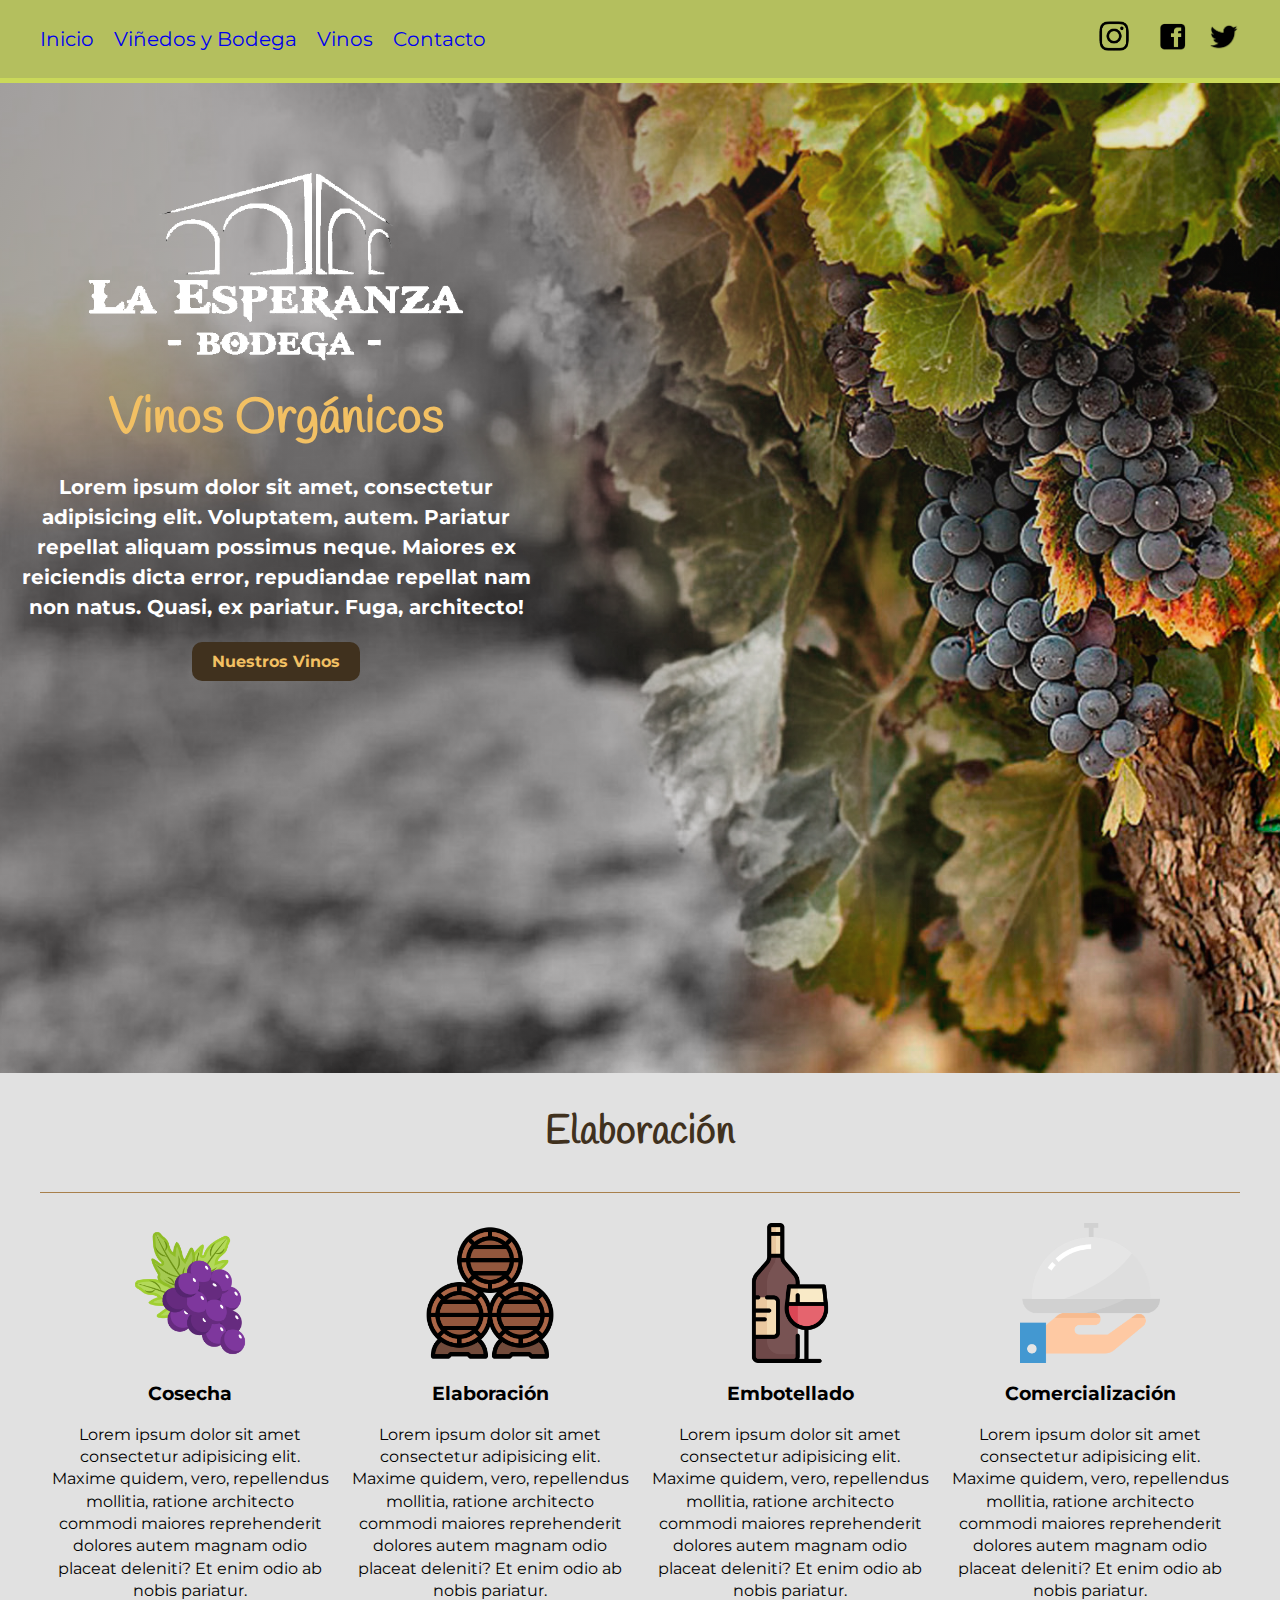
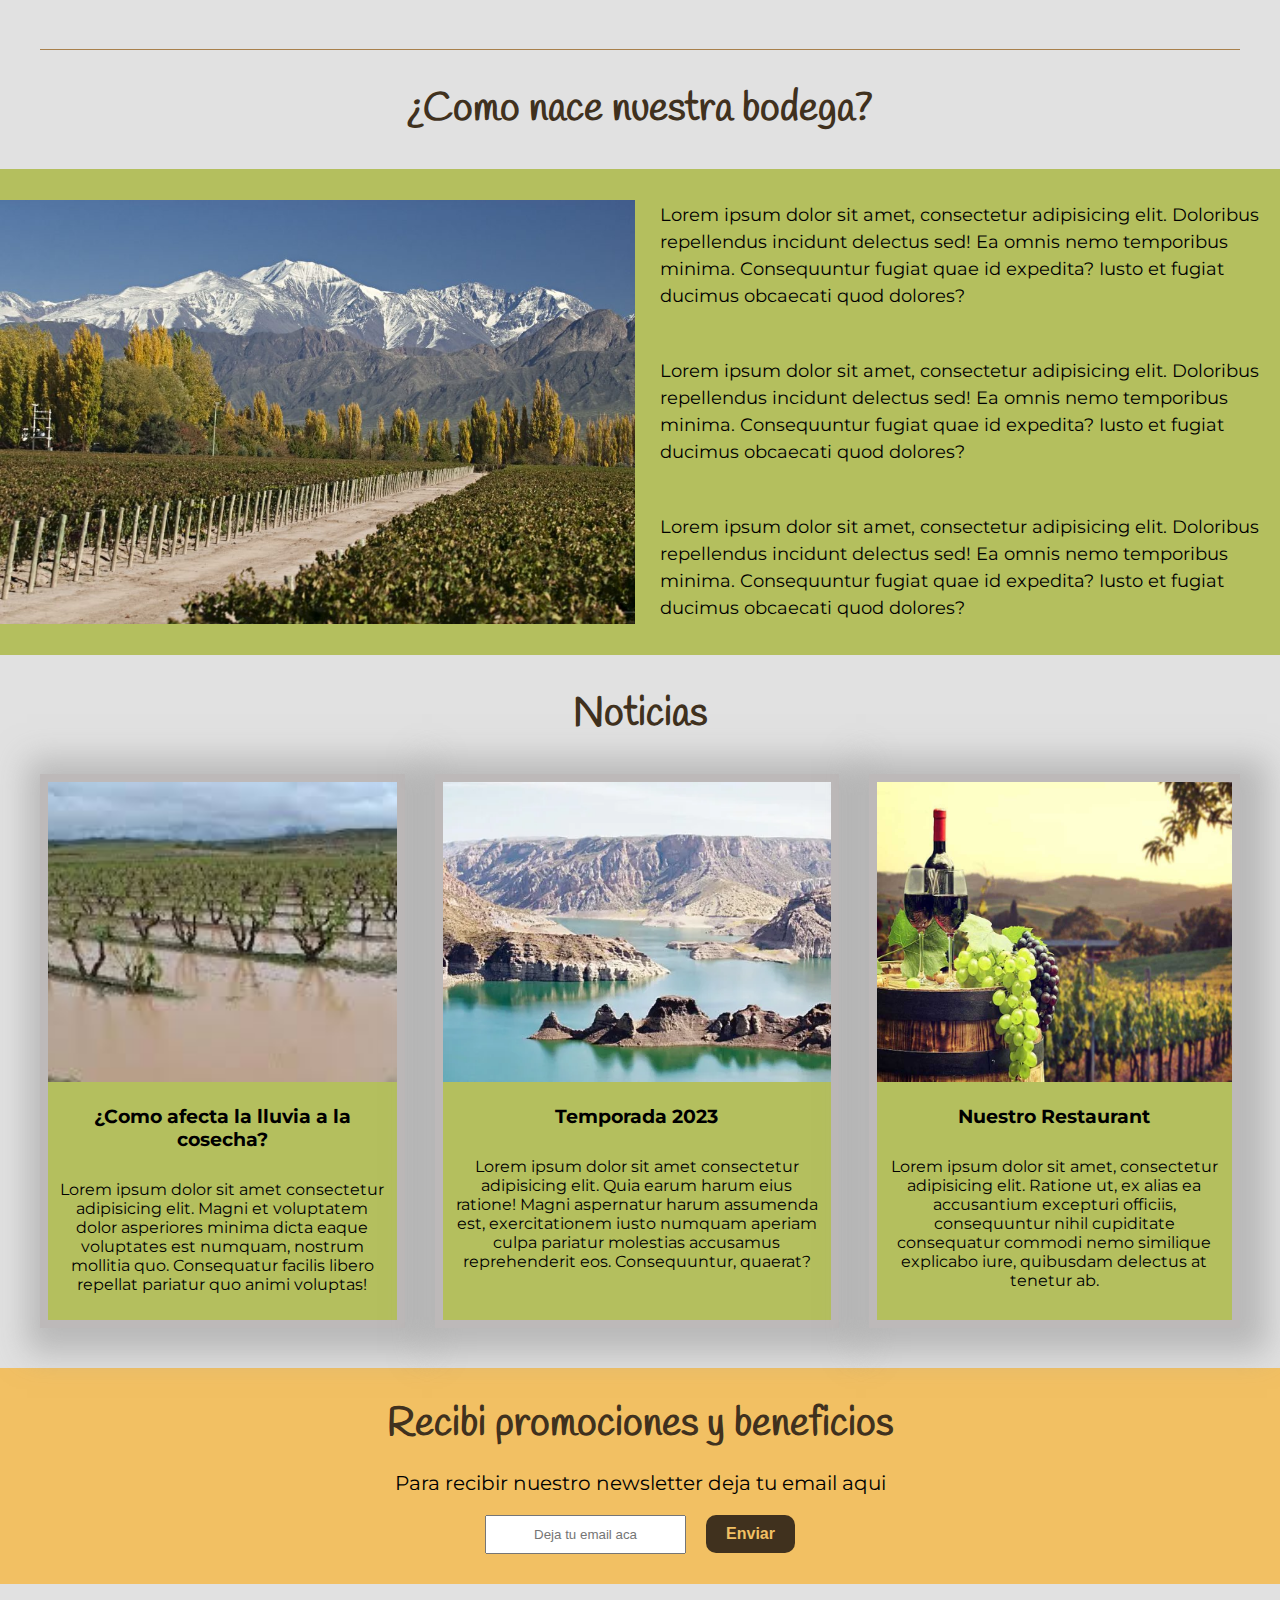
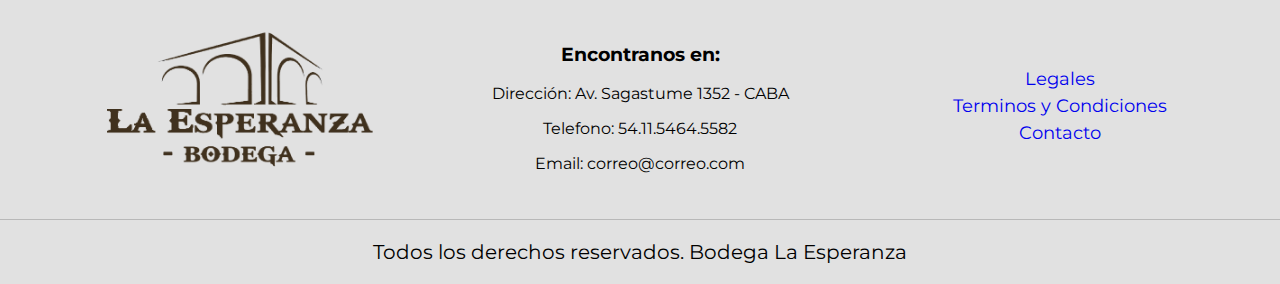
<file: index.html>
<!DOCTYPE html>
<html lang="en">

<head>
    <meta charset="UTF-8">
    <meta http-equiv="X-UA-Compatible" content="IE=edge">
    <meta name="viewport" content="width=device-width, initial-scale=1.0">
    <title>BodegaEsperanza</title>
    <link rel="stylesheet" href="css/style.css">
</head>

<body>
    <header class="header">
        <div class="barra contenedor">
            <nav class="barra__navegacion">
                <ul class="barra__navegacion--menu">
                    <li><a href="./index.html">Inicio</a></li>
                    <li><a href="./pages/vinedos.html">Viñedos y Bodega</a></li>
                    <li><a href="./pages/vinos.html">Vinos</a></li>
                    <li><a href="./pages/contacto.html">Contacto</a></li>
                </ul>
            </nav>

            <div class="barra__sociales">
                <ul class="barra__sociales--menu">
                    <li><a href="https://www.instagram.com" target="_blank"><img src="./assets/instagram.png"
                                class="barra__sociales-imagen sociales-1" alt="logo instagram"></a></li>
                    <li><a href="https://www.facebook.com" target="_blank"><img src="./assets/facebook.png"
                                class="barra__sociales-imagen" alt="logo facebook"></a></li>
                    <li><a href="https://www.twitter.com" target="_blank"><img src="./assets/twitter.png"
                                class="barra__sociales-imagen" alt="logo twitter"></a></li>
                </ul>
            </div>
        </div>
    </header>

    <section class="hero">
        <div class="hero__contenedor">
            <img src="./assets/logo_esperanza_sin_fondo3.png" alt="logo bodega">
            <h1 class="hero__titulo">Vinos Orgánicos</h1>
            <p>Lorem ipsum dolor sit amet, consectetur adipisicing elit. Voluptatem, autem. Pariatur repellat aliquam
                possimus neque. Maiores ex reiciendis dicta error, repudiandae repellat nam non natus. Quasi, ex
                pariatur. Fuga, architecto!</p>
            <a class="hero__boton btn" href="./pages/vinos.html">Nuestros Vinos</a>
        </div>
    </section>

    <div class="hero__imagen"></div>

    <section class="elaboracion contenedor">
        <h2 class="elaboracion__titulo">Elaboración</h2>
        <div class="elaboracion__contenedor">
            <div class="card__contenedor">
                <img class="card__imagen" src="./assets/uvas.png" alt="imagen uvas">
                <h3>Cosecha</h3>
                <p>Lorem ipsum dolor sit amet consectetur adipisicing elit. Maxime quidem, vero, repellendus mollitia,
                    ratione architecto commodi maiores reprehenderit dolores autem magnam odio placeat deleniti? Et enim
                    odio ab nobis pariatur.</p>
            </div>
            <div class="card__contenedor">
                <img class="card__imagen" src="./assets/almacenamiento-de-vino.png" alt="imagen elaboración">
                <h3>Elaboración</h3>
                <p>Lorem ipsum dolor sit amet consectetur adipisicing elit. Maxime quidem, vero, repellendus mollitia,
                    ratione architecto commodi maiores reprehenderit dolores autem magnam odio placeat deleniti? Et enim
                    odio ab nobis pariatur.</p>
            </div>
            <div class="card__contenedor">
                <img class="card__imagen" src="./assets/vino.png" alt="imagen embotellado">
                <h3>Embotellado</h3>
                <p>Lorem ipsum dolor sit amet consectetur adipisicing elit. Maxime quidem, vero, repellendus mollitia,
                    ratione architecto commodi maiores reprehenderit dolores autem magnam odio placeat deleniti? Et enim
                    odio ab nobis pariatur.</p>
            </div>
            <div class="card__contenedor">
                <img class="card__imagen" src="./assets/comida.png" alt="imagen Comercialización">
                <h3>Comercialización</h3>
                <p>Lorem ipsum dolor sit amet consectetur adipisicing elit. Maxime quidem, vero, repellendus mollitia,
                    ratione architecto commodi maiores reprehenderit dolores autem magnam odio placeat deleniti? Et enim
                    odio ab nobis pariatur.</p>
            </div>
        </div>
    </section>

    <section class="origenes">
        <div>
            <h2 class="origenes__titulo">¿Como nace nuestra bodega?</h2>
            <div class="origenes__contenedor">
                <img class="origenes__imagenes" src="./assets/fotos_inicio2.jpg" alt="imagen 2">
                <div class="orgigenes__parrafos">
                    <p class="origenes__parrafo">Lorem ipsum dolor sit amet, consectetur adipisicing elit. Doloribus
                        repellendus incidunt delectus
                        sed! Ea omnis nemo temporibus minima. Consequuntur fugiat quae id expedita? Iusto et fugiat
                        ducimus obcaecati quod dolores?</p>
                    <p class="origenes__parrafo">Lorem ipsum dolor sit amet, consectetur adipisicing elit. Doloribus
                        repellendus incidunt delectus
                        sed! Ea omnis nemo temporibus minima. Consequuntur fugiat quae id expedita? Iusto et fugiat
                        ducimus obcaecati quod dolores?</p>
                    <p class="origenes__parrafo">Lorem ipsum dolor sit amet, consectetur adipisicing elit. Doloribus
                        repellendus incidunt delectus
                        sed! Ea omnis nemo temporibus minima. Consequuntur fugiat quae id expedita? Iusto et fugiat
                        ducimus obcaecati quod dolores?</p>
                </div>
            </div>
        </div>
    </section>

    <main class="noticias contenedor">
        <div class="noticias__contenedor">
            <h2>Noticias</h2>
            <section class="noticias__contenido">
                
                <article class="noticias__noticia">
                    <img src="./assets/images-lluvias.jpg" alt="Noticia 1">
                    <h3>¿Como afecta la lluvia a la cosecha?</h3>
                    <p>Lorem ipsum dolor sit amet consectetur adipisicing elit. Magni et voluptatem dolor asperiores
                        minima
                        dicta eaque voluptates est numquam, nostrum mollitia quo. Consequatur facilis libero repellat
                        pariatur quo animi voluptas!</p>
                </article>
                
                <article class="noticias__noticia">
                    <img src="./assets/turismo.webp" alt="Noticia 2">
                    <h3>Temporada 2023</h3>
                    <p>Lorem ipsum dolor sit amet consectetur adipisicing elit. Quia earum harum eius ratione! Magni
                        aspernatur harum assumenda est, exercitationem iusto numquam aperiam culpa pariatur molestias
                        accusamus reprehenderit eos. Consequuntur, quaerat?</p>
                </article>
                
                <article class="noticias__noticia">
                    <img src="./assets/retaurant.jpg" alt="Noticia 3">
                    <h3>Nuestro Restaurant</h3>
                    <p>Lorem ipsum dolor sit amet, consectetur adipisicing elit. Ratione ut, ex alias ea accusantium
                        excepturi officiis, consequuntur nihil cupiditate consequatur commodi nemo similique explicabo
                        iure,
                        quibusdam delectus at tenetur ab.</p>
                </article>

            </section>
        </div>
    </main>

    <section class="newsletter">
        <h2>Recibi promociones y beneficios</h2>
        <p>Para recibir nuestro newsletter deja tu email aqui</p>
        <div class="newslleter__contenedor">
            <input type="email" placeholder="Deja tu email aca">
            <button type=""submit class="btn">Enviar</button>
        </div>
    </section>


    <footer class="footer">
        <div class="footer__contenedor contenedor">
            <div class="footer__contenido">
                <img src="./assets/logo_esperanza_sin_fondo2.png" class="footer__img" alt="lobo bodega">
            </div>
            <div class="footer__contenido">
                <h3>Encontranos en:</h3>
                <p>Dirección: Av. Sagastume 1352 - CABA</p>
                <p>Telefono: 54.11.5464.5582</p>
                <p>Email: correo@correo.com</p>
            </div>
            <div class="footer__contenido legales">
                <ul>
                    <li><a href="#">Legales</a></li>
                    <li><a href="#">Terminos y Condiciones</a></li>
                    <li><a href="./pages/contacto.html">Contacto</a></li>
                </ul>
            </div>
        </div>

        <p class="footer__copyright">Todos los derechos reservados. Bodega La Esperanza</p>
    </footer>


</body>

</html>
</file>
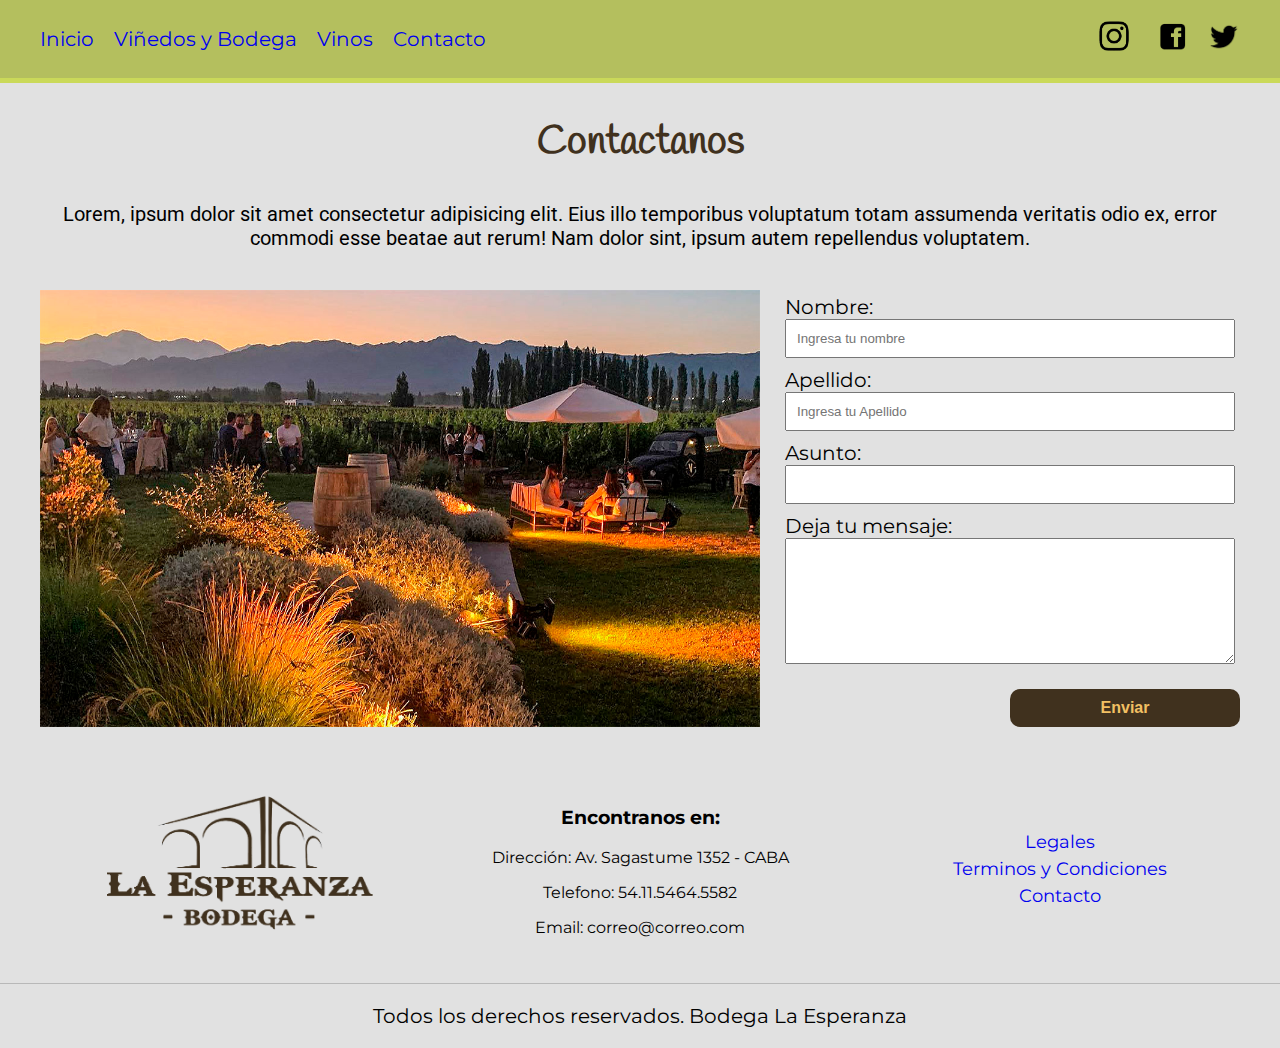
<file: pages/contacto.html>
<!DOCTYPE html>
<html lang="en">

<head>
    <meta charset="UTF-8">
    <meta http-equiv="X-UA-Compatible" content="IE=edge">
    <meta name="viewport" content="width=device-width, initial-scale=1.0">
    <title>BodegaEsperanza</title>
    <link rel="stylesheet" href="../css/style.css">
</head>

<body>
    <header class="header">
        <div class="barra contenedor">
            <nav class="barra__navegacion">
                <ul class="barra__navegacion--menu">
                    <li><a href="../index.html">Inicio</a></li>
                    <li><a href="./vinedos.html">Viñedos y Bodega</a></li>
                    <li><a href="./vinos.html">Vinos</a></li>
                    <li><a href="./contacto.html">Contacto</a></li>
                </ul>
            </nav>

            <div class="barra__sociales">
                <ul class="barra__sociales--menu">
                    <li><a href="https://www.instagram.com" target="_blank"><img src="../assets/instagram.png"
                                class="barra__sociales-imagen sociales-1" alt="logo instagram"></a></li>
                    <li><a href="https://www.facebook.com" target="_blank"><img src="../assets/facebook.png"
                                class="barra__sociales-imagen" alt="logo facebook"></a></li>
                    <li><a href="https://www.twitter.com" target="_blank"><img src="../assets/twitter.png"
                                class="barra__sociales-imagen" alt="logo twitter"></a></li>
                </ul>
            </div>
        </div>
    </header>

    <main class="contenedor">
        <div class="descripcion">
            <h2>Contactanos</h2>
            <p>Lorem, ipsum dolor sit amet consectetur adipisicing elit. Eius illo temporibus voluptatum totam assumenda veritatis odio ex, error commodi esse beatae aut rerum! Nam dolor sint, ipsum autem repellendus voluptatem.</p>
        </div>

        <section class="formulario">
            <img src="../assets/foto_contacto.jpg" alt="foto contacto">
           
            <form action="" class="form">

                <div class="form__contenido">
                    <label for="name">Nombre: </label>
                    <input type="text" name="name" placeholder="Ingresa tu nombre" required>
                </div>

                <div class="form__contenido">
                    <label for="apellido">Apellido: </label>
                    <input type="text" name="apellido" placeholder="Ingresa tu Apellido" required>
                </div>

                <div class="form__contenido">
                    <label for="asunto">Asunto: </label>
                    <input type="text" name="asunto">
                </div>

                <div class="form__contenido">
                    <label for="mensaje">Deja tu mensaje: </label>
                    <textarea name="mensaje" id="" cols="30" rows="8"></textarea>
                </div>
                <button type="submit" class="btn">Enviar</button>
            </form>
        </section>
    </main>

    <footer class="footer">
        <div class="footer__contenedor contenedor">
            <div class="footer__contenido">
                <img src="../assets/logo_esperanza_sin_fondo2.png" alt="lobo bodega">
            </div>
            <div class="footer__contenido">
                <h3>Encontranos en:</h3>
                <p>Dirección: Av. Sagastume 1352 - CABA</p>
                <p>Telefono: 54.11.5464.5582</p>
                <p>Email: correo@correo.com</p>
            </div>
            <div class="footer__contenido">
                <ul>
                    <li><a href="#">Legales</a></li>
                    <li><a href="#">Terminos y Condiciones</a></li>
                    <li><a href="./contacto.html">Contacto</a></li>
                </ul>
            </div>
        </div>

        <p class="footer__copyright">Todos los derechos reservados. Bodega La Esperanza</p>
    </footer>
    </body>
    </html>
</file>
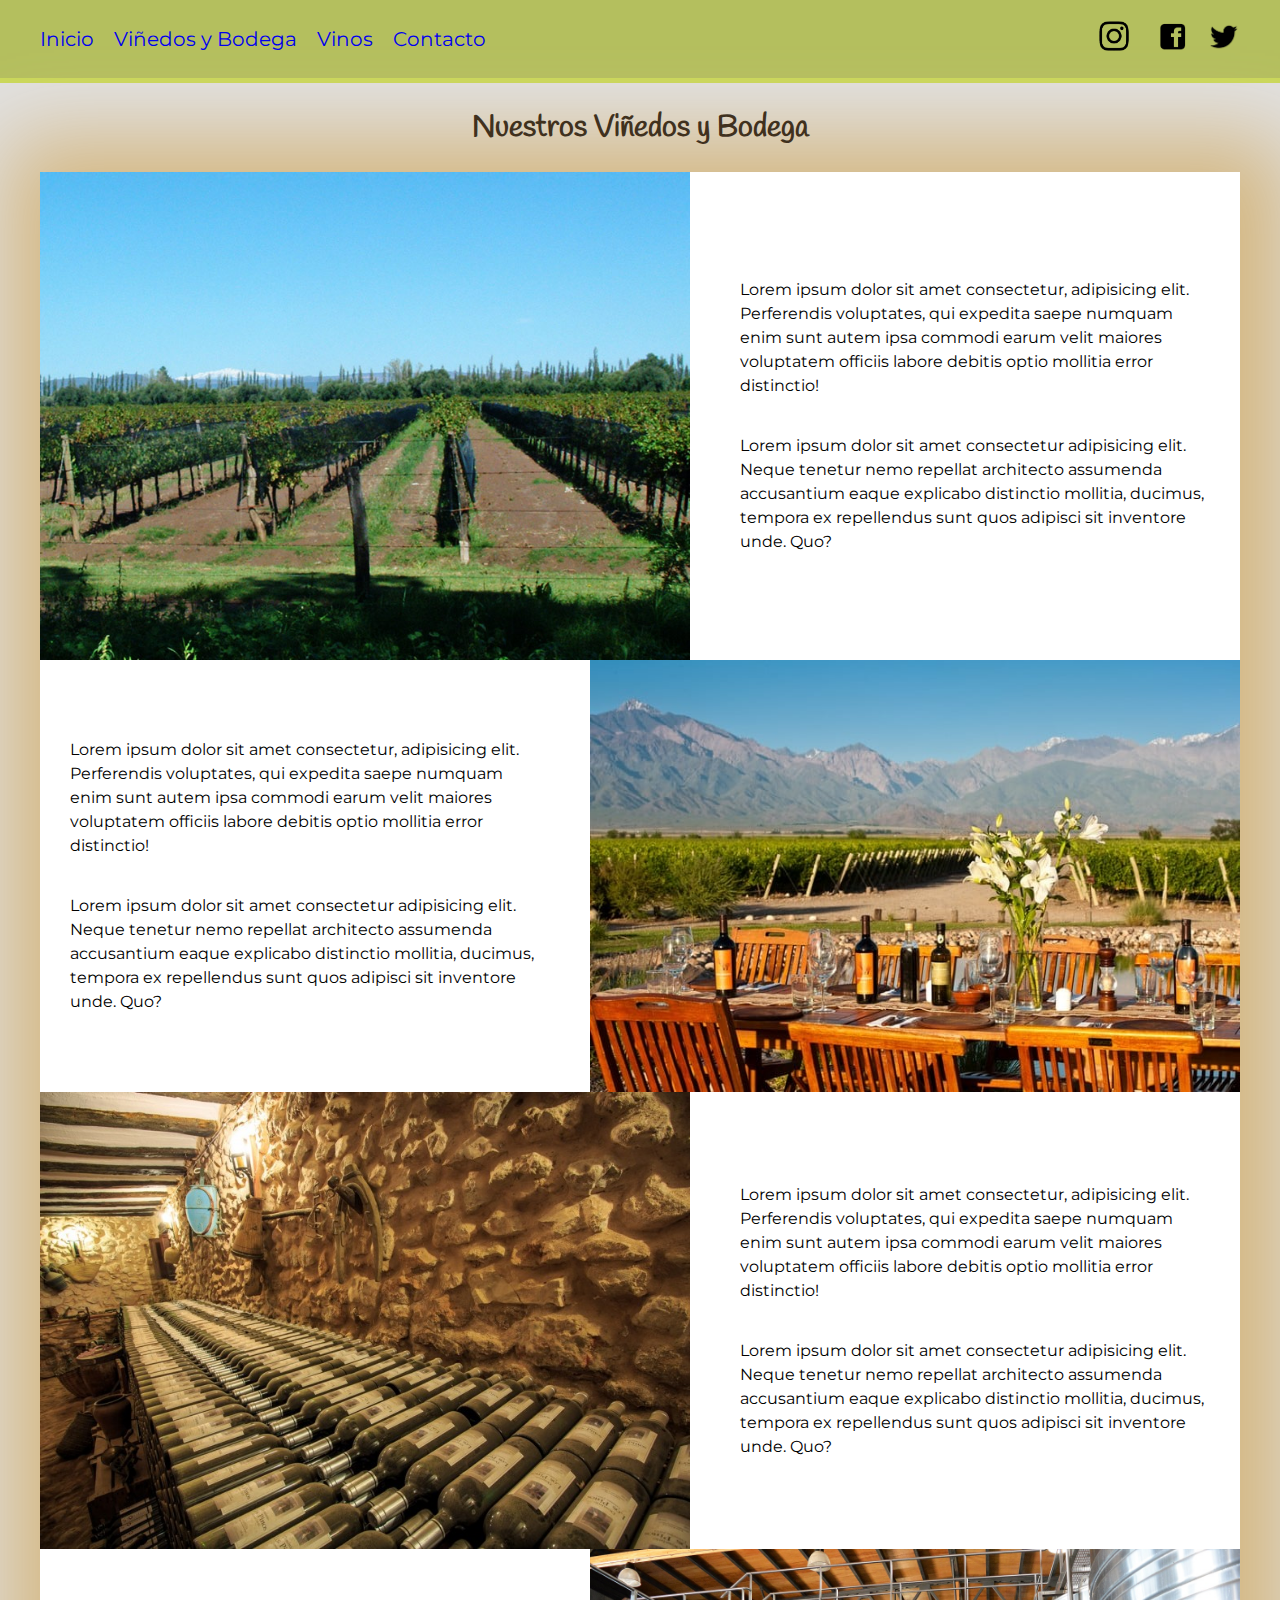
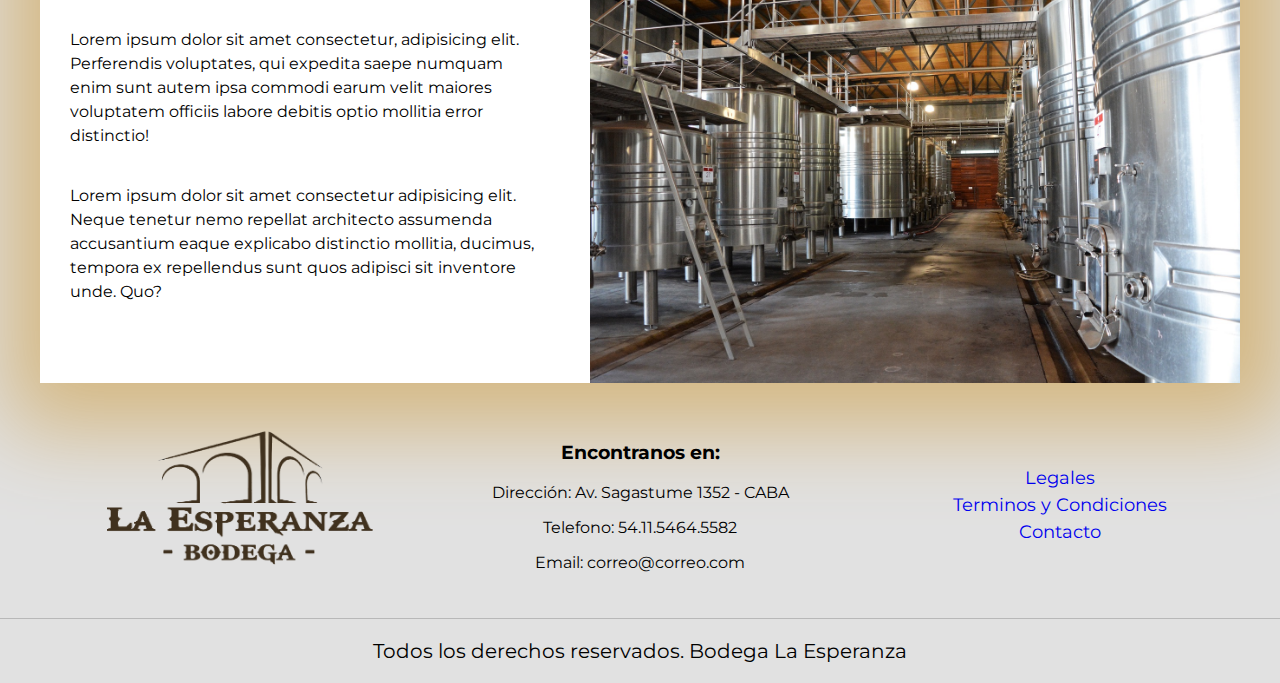
<file: pages/vinedos.html>
<!DOCTYPE html>
<html lang="en">

<head>
    <meta charset="UTF-8">
    <meta http-equiv="X-UA-Compatible" content="IE=edge">
    <meta name="viewport" content="width=device-width, initial-scale=1.0">
    <title>BodegaEsperanza</title>
    <link rel="stylesheet" href="../css/style.css">
</head>

<body>
    <header class="header">
        <div class="barra contenedor">
            <nav class="barra__navegacion">
                <ul class="barra__navegacion--menu">
                    <li><a href="../index.html">Inicio</a></li>
                    <li><a href="./vinedos.html">Viñedos y Bodega</a></li>
                    <li><a href="./vinos.html">Vinos</a></li>
                    <li><a href="./contacto.html">Contacto</a></li>
                </ul>
            </nav>

            <div class="barra__sociales">
                <ul class="barra__sociales--menu">
                    <li><a href="https://www.instagram.com" target="_blank"><img src="../assets/instagram.png"
                                class="barra__sociales-imagen sociales-1" alt="logo instagram"></a></li>
                    <li><a href="https://www.facebook.com" target="_blank"><img src="../assets/facebook.png"
                                class="barra__sociales-imagen" alt="logo facebook"></a></li>
                    <li><a href="https://www.twitter.com" target="_blank"><img src="../assets/twitter.png"
                                class="barra__sociales-imagen" alt="logo twitter"></a></li>
                </ul>
            </div>
        </div>
    </header>

    <main class="main">
        <h2>Nuestros Viñedos y Bodega</h2>
        <div class="main__contenedor contenedor">
            <article class="main__contenido articulo_1">
                <img src="../assets/viñedos3.jpg" alt="Foto Viñedos">
                <div class="main__contenido--texto">
                    <p>Lorem ipsum dolor sit amet consectetur, adipisicing elit. Perferendis voluptates, qui expedita
                        saepe numquam enim sunt autem ipsa commodi earum velit maiores voluptatem officiis labore
                        debitis optio mollitia error distinctio!</p>
                    <p>Lorem ipsum dolor sit amet consectetur adipisicing elit. Neque tenetur nemo repellat architecto
                        assumenda accusantium eaque explicabo distinctio mollitia, ducimus, tempora ex repellendus sunt
                        quos adipisci sit inventore unde. Quo?</p>
                </div>
            </article>

            <article class="main__contenido articulo_2">
                <div class="main__contenido--texto">
                    <p>Lorem ipsum dolor sit amet consectetur, adipisicing elit. Perferendis voluptates, qui expedita
                        saepe
                        numquam enim sunt autem ipsa commodi earum velit maiores voluptatem officiis labore debitis
                        optio
                        mollitia error distinctio!</p>
                    <p>Lorem ipsum dolor sit amet consectetur adipisicing elit. Neque tenetur nemo repellat architecto
                        assumenda accusantium eaque explicabo distinctio mollitia, ducimus, tempora ex repellendus sunt
                        quos
                        adipisci sit inventore unde. Quo?</p>
                </div>
                <img src="../assets/viñedos2.jpg" alt="Foto Viñedos">
            </article>

            <article class="main__contenido articulo_3">
                <img src="../assets/bodega1.jpg" alt="Foto Viñedos">
                <div class="main__contenido--texto">
                    <p>Lorem ipsum dolor sit amet consectetur, adipisicing elit. Perferendis voluptates, qui expedita
                        saepe
                        numquam enim sunt autem ipsa commodi earum velit maiores voluptatem officiis labore debitis
                        optio
                        mollitia error distinctio!</p>
                    <p>Lorem ipsum dolor sit amet consectetur adipisicing elit. Neque tenetur nemo repellat architecto
                        assumenda accusantium eaque explicabo distinctio mollitia, ducimus, tempora ex repellendus sunt
                        quos
                        adipisci sit inventore unde. Quo?</p>
                </div>
            </article>

            <article class="main__contenido articulo_4">
                <div class="main__contenido--texto">
                    <p>Lorem ipsum dolor sit amet consectetur, adipisicing elit. Perferendis voluptates, qui expedita
                        saepe
                        numquam enim sunt autem ipsa commodi earum velit maiores voluptatem officiis labore debitis
                        optio
                        mollitia error distinctio!</p>
                    <p>Lorem ipsum dolor sit amet consectetur adipisicing elit. Neque tenetur nemo repellat architecto
                        assumenda accusantium eaque explicabo distinctio mollitia, ducimus, tempora ex repellendus sunt
                        quos
                        adipisci sit inventore unde. Quo?</p>
                </div>
                <img src="../assets/bodega2.jpg" alt="Foto Viñedos">
            </article>
        </div>
    </main>

    <footer class="footer">
        <div class="footer__contenedor contenedor">
            <div class="footer__contenido">
                <img src="../assets/logo_esperanza_sin_fondo2.png" alt="lobo bodega">
            </div>
            <div class="footer__contenido">
                <h3>Encontranos en:</h3>
                <p>Dirección: Av. Sagastume 1352 - CABA</p>
                <p>Telefono: 54.11.5464.5582</p>
                <p>Email: correo@correo.com</p>
            </div>
            <div class="footer__contenido">
                <ul>
                    <li><a href="#">Legales</a></li>
                    <li><a href="#">Terminos y Condiciones</a></li>
                    <li><a href="./contacto.html">Contacto</a></li>
                </ul>
            </div>
        </div>

        <p class="footer__copyright">Todos los derechos reservados. Bodega La Esperanza</p>
    </footer>
</body>
</html>
</file>
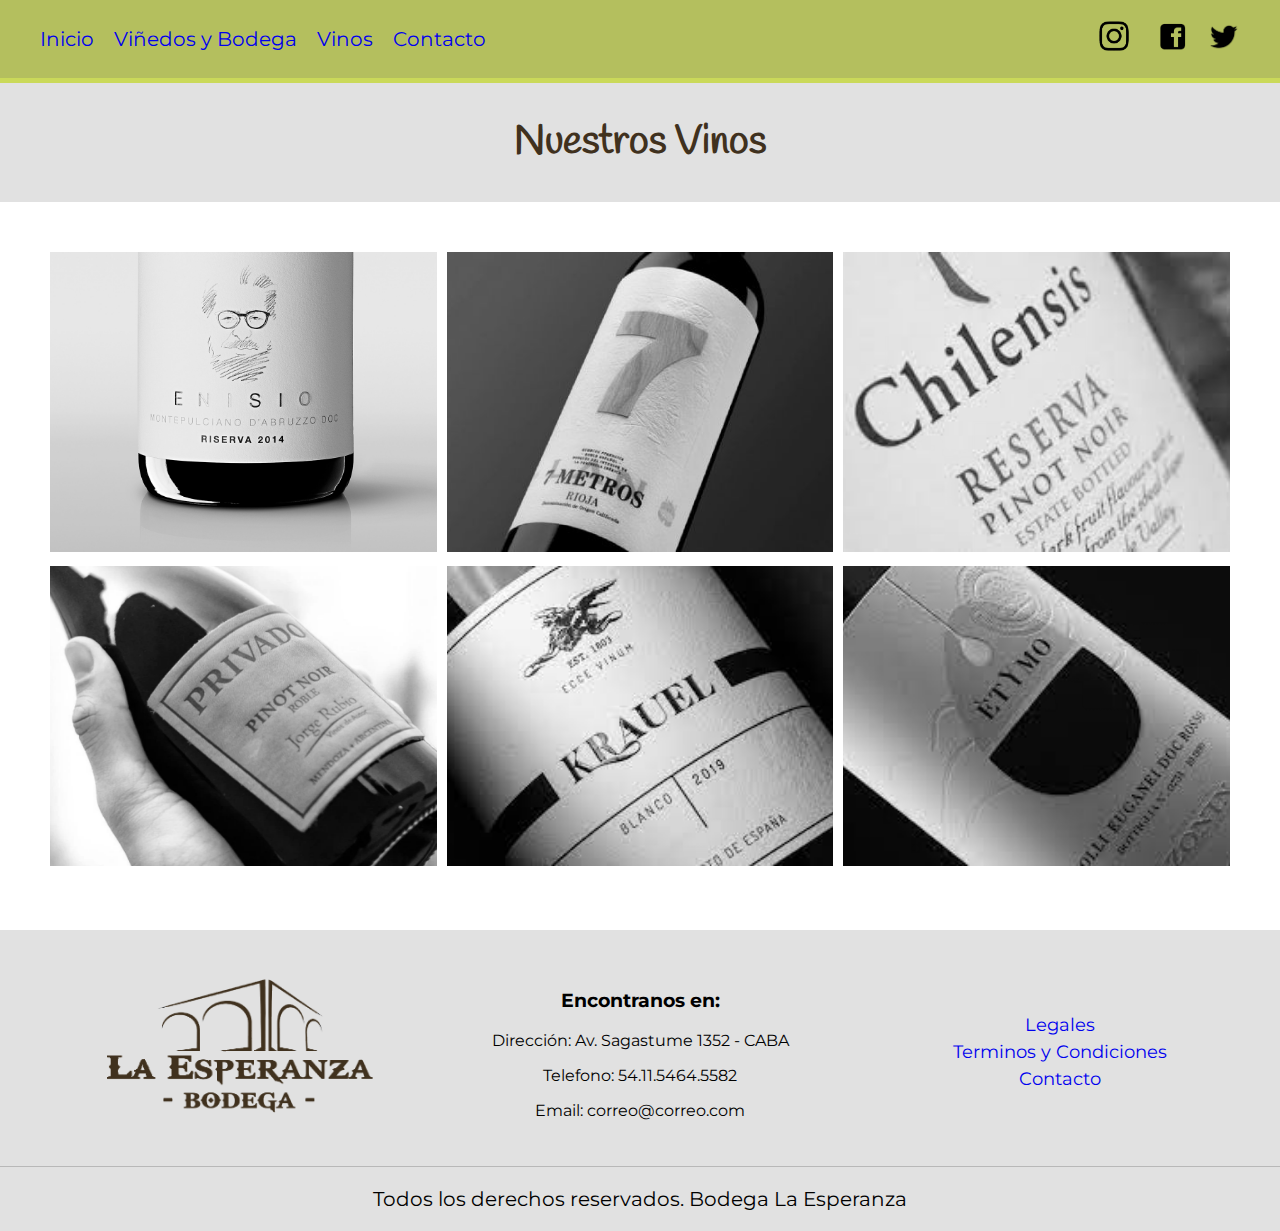
<file: pages/vinos.html>
<!DOCTYPE html>
<html lang="en">

<head>
    <meta charset="UTF-8">
    <meta http-equiv="X-UA-Compatible" content="IE=edge">
    <meta name="viewport" content="width=device-width, initial-scale=1.0">
    <title>BodegaEsperanza</title>
    <link rel="stylesheet" href="../css/style.css">
</head>

<body>
    <header class="header">
        <div class="barra contenedor">
            <nav class="barra__navegacion">
                <ul class="barra__navegacion--menu">
                    <li><a href="../index.html">Inicio</a></li>
                    <li><a href="./vinedos.html">Viñedos y Bodega</a></li>
                    <li><a href="./vinos.html">Vinos</a></li>
                    <li><a href="./contacto.html">Contacto</a></li>
                </ul>
            </nav>

            <div class="barra__sociales">
                <ul class="barra__sociales--menu">
                    <li><a href="https://www.instagram.com" target="_blank"><img src="../assets/instagram.png"
                                class="barra__sociales-imagen sociales-1" alt="logo instagram"></a></li>
                    <li><a href="https://www.facebook.com" target="_blank"><img src="../assets/facebook.png"
                                class="barra__sociales-imagen" alt="logo facebook"></a></li>
                    <li><a href="https://www.twitter.com" target="_blank"><img src="../assets/twitter.png"
                                class="barra__sociales-imagen" alt="logo twitter"></a></li>
                </ul>
            </div>
        </div>
    </header>

    <main>
        <h2>Nuestros Vinos</h2>

        <section class="galeria contenedor">
            <div class="galeria__fotos foto1">
                <img src="../assets/vino1.jpg" alt="Vinos">
            </div>

            <div class="galeria__fotos foto2">
                <img src="../assets/vino2.jpg" alt="Vinos">
            </div>

            <div class="galeria__fotos foto3">
                <img src="../assets/vino3.jpg" alt="Vinos">
            </div>

            <div class="galeria__fotos foto4">
                <img src="../assets/vino4.jpg" alt="Vinos">
            </div>

            <div class="galeria__fotos foto5">
                <img src="../assets/vino5.jpg" alt="Vinos">
            </div>

            <div class="galeria__fotos foto7">
                <img src="../assets/vino7.webp" alt="Vinos">
            </div>
        </section>
    </main>

    <footer class="footer">
        <div class="footer__contenedor contenedor">
            <div class="footer__contenido">
                <img src="../assets/logo_esperanza_sin_fondo2.png" alt="lobo bodega">
            </div>
            <div class="footer__contenido">
                <h3>Encontranos en:</h3>
                <p>Dirección: Av. Sagastume 1352 - CABA</p>
                <p>Telefono: 54.11.5464.5582</p>
                <p>Email: correo@correo.com</p>
            </div>
            <div class="footer__contenido">
                <ul>
                    <li><a href="#">Legales</a></li>
                    <li><a href="#">Terminos y Condiciones</a></li>
                    <li><a href="./contacto.html">Contacto</a></li>
                </ul>
            </div>
        </div>

        <p class="footer__copyright">Todos los derechos reservados. Bodega La Esperanza</p>
    </footer>
</body>
</html>
</file>
<file: css/style.css>
@import url('https://fonts.googleapis.com/css2?family=Roboto&display=swap');
@import url('https://fonts.googleapis.com/css2?family=Montserrat&display=swap');
@import url('https://fonts.googleapis.com/css2?family=Handlee&display=swap');

/** Colores **/
#B4BF5E Menu
#CAD959 Border
#40311E titulos
/** Globales **/

* {
    margin: 0;
    padding: 0;
    box-sizing: border-box;
}
ul, ol, li {
    list-style: none;
}
a {
    text-decoration: none;
}
.contenedor {
    max-width: 1200px;
    margin: 0 auto;
}

body {
    font-family: 'Montserrat', sans-serif;
    margin: 0;
    padding: 0;
    background-color: #e1e1e1;
}
h2 {
    font-family: 'Handlee', cursive;
    font-size: 40px;
    text-align: center;
    color: #40311E;
}

.btn {
    /* margin-top: 20px; */
    padding: 10px 20px;
    background-color: #40311E;
    color: #F2C063;
    font-size: 16px;
    font-weight: 700;
    border-radius: 10px;
    border: none;
}
.btn:hover {
    background-color: transparent;
    color: #40311E;
    border: 1px solid #40311E;
    transition: 0.5s;
    transform: scale(1.1, 1.2);
    font-weight: bold;
}

img {
    max-width: 100%;
    height: auto;
}


/** Navegación **/

.header {
    background-color: #B4BF5E;
    border-bottom: 5px solid #CAD959;
}
.barra {
    display: flex;
    flex-direction: column;
    justify-content: space-between;
    align-items: center;
    padding: 5px;
}

@media screen and (min-width: 768px) {
    .barra {
        flex-direction: row;
    }
} 
.barra__navegacion {
    width: 100%;
}
.barra__navegacion--menu {
    display: flex;
    flex-direction: column;
    text-align: center;
    gap: 20px;
    width: 100%;
    padding: 0;
}
.barra__navegacion--menu a:hover {
    border-top: 1px solid #fff;
    border-bottom: 1px solid #fff;
    color: #fff;
    padding: 5px;
}
@media screen and (min-width:480px) {  /*menu centrado*/
    .barra__navegacion--menu {
        flex-direction: row;
        justify-content: center;
    }
}
@media screen and (min-width: 768px) {  /*menu a la derecha*/
    .barra__navegacion--menu {
        flex-direction: row;
        justify-content: flex-start;
    }
}

.barra__navegacion--menu a {
    font-size: 20px;
}

.barra__sociales--menu {
    display: flex;
    gap: 20px;
}
.barra__sociales-imagen {
    width: 42px;

}
.sociales-1{
    width: 61px;
}

/** Hero **/

.hero {
    background-image: linear-gradient(294deg, transparent , rgb(70 64 64 / 50%)) , url(../assets/mendoza1.jpg);
    background-position: center;
    background-repeat: no-repeat;
    background-size: cover;
    width: 100%;
    height: 110vh;
}

.hero__contenedor {
    width: 100%;
    padding: 80px 0;
    display: flex;
    flex-direction: column;
    justify-content: center;
    align-items: center;
}
@media screen and (min-width:768px) {
    .hero__contenedor {
        width: 40%;
        padding-left: 20px;
    }
}
.hero__contenedor img {
    width: 450px ;
}
.hero__titulo {
    font-family: 'Handlee', cursive;
    color: #F2C063;
    font-size: 50px;
    font-weight: 700;
    margin: 0;
}
.hero p {
    color: #ffffff;
    font-size: 20px;
    text-align: center;
    font-weight: bold;
    line-height: 1.5;
    margin-bottom: 20px;
}
.hero input {
    width: 150px;
}

/** Elaboración **/

.elaboracion {
    margin-bottom: 30px;
    border-bottom: 1px solid #a8804c;
}


.elaboracion__contenedor {
    display: flex;
    flex-direction: column;
    margin-bottom: 20px;
    padding-top: 20px;
    border-top: 1px solid #a8804c;
}

@media screen and (min-width:768px) {
    .elaboracion__contenedor {
        flex-direction: row;
    }
}
.card__contenedor {
    display: flex;
    flex-direction: column;
    align-items: center;
    padding: 10px;
}
.card__contenedor p {
    line-height: 1.4;
    text-align: center;
    margin-top: 0;
}
.card__imagen {
    width: 50%;
}

/** Origenes **/

.origenes__contenedor {
    display: grid;
    align-items: center;
    background-color: #B4BF5E;
}
.origenes__imagenes {
    width: 100%;
    object-fit: cover;
}
.origenes__parrafo {
    font-size: 18px;
    line-height: 1.5;
    padding: 15px;
}
@media screen and (min-width:768px) {
    .origenes__contenedor {
        grid-template-columns: repeat(2, 1fr);
        gap: 10px;
    }
}

/** Noticias **/

.noticias__contenido {
    display: flex;
    flex-direction: column;
    gap: 30px;
}

@media screen and (min-width:768px) {
    .noticias__contenido {
        flex-direction: row;
    }
}
.noticias__noticia {
    text-align: center;
    background-color: #B4BF5E;
    border: 8px solid #bdb9b9;
    box-shadow: 7px 5px 30px 20px rgba(152, 152, 152, 0.55);
}
.noticias__noticia img {
    width: 100%;
    height: 300px;
    object-fit: cover;
}
.noticias__noticia > p {
    padding: 10px;
}

/** Newsletter **/

.newsletter {
    height: auto;
    margin-top: 40px;
    background-color: #F2C063;
    padding: 30px;
}
.newslleter__contenedor {
    display: flex;
    flex-direction: column;
    justify-content: center;
    align-items: center;
    gap: 20px;
}
.newslleter__contenedor input {
    padding: 10px;
    text-align: center;
}


@media screen and (min-width:600px) {
    .newslleter__contenedor {
        flex-direction: row;
    }
}
.newsletter h2 {
    margin: 0;
}

.newsletter p {
    font-size: 20px;
    text-align: center;
}

/** Footer **/

.footer {
    margin: 40px 0 0 0;
}
.footer__contenedor {
    display: grid;
    grid-template-columns: 1fr;
    text-align: center;
    margin-bottom: 30px;
}
@media screen and (min-width:768px) {
    .footer__contenedor {
        grid-template-columns: repeat(3, 1fr);
        align-items: center;
        justify-content: center;
    }
}
.footer__contenido {
    width: 100%;
}

.footer__contenido img {
    width: 80%;
}

.footer__contenido a {
    font-size: 18px;
    line-height: 1.5;
}

.footer__copyright {
    /* font-weight: bold; */
    text-align: center;
    font-size: 20px;
    border-top: 1px solid rgba(152, 152, 152, 0.55);
    padding: 20px;
    margin: 0;
}

/** PAGINAS **/

/** Viñedos y Bodega **/

.main h2 {
    font-size: 30px;
}
.main__contenedor {
    box-shadow: 7px 5px 80px 40px rgb(212, 183, 128);
}
.main__contenido {
    display: flex;
    flex-direction: column;
    align-items: center;
    gap: 20px;
    /* padding: 20px; */
    background-color: #fff;
}
.main__contenido {
    width: 100%;
}
.main__contenido img {
    width: 650px;
}
.articulo_2,
.articulo_4 {
    display: flex;
    flex-direction: column-reverse;
}
@media screen and (min-width:900px) {
    .main__contenido {
        flex-direction: row;
    }
}
.main__contenido--texto p {
    line-height: 1.5;
    padding: 10px 30px;
}

/** Nuestros Vinos **/


.galeria {
    display: flex;
    flex-direction: column;
}

@media screen and (min-width:768px) {
    .galeria {
        display: grid;
        grid-template-columns: repeat(3, 1fr);
        grid-template-rows: auto;
        grid-template-areas:
        'area1 area6 area4'
        'area1 area6 area4'
        'area3 area5 area7 '
        'area3 area5 area2 ';
        gap: 10px;
        background-color: #fff;
        padding: 50px;
    } 
}

.galeria__fotos {
    width: 100%;

}
.galeria__fotos img {
    width: 100%;
    height: 300px;
    object-fit: cover;
    filter: grayscale(1);
    transition: 0.3s;
}

.galeria__fotos img:hover {
    filter: grayscale(0);
    transform: scale(1.1 ,1.1);
}


.foto1 {
    grid-area: area1;

}
.foto2 {
    grid-area: area6;
}
.foto3 {
    grid-area: area5;
}
.foto4 {
    grid-area: area4;
}
.foto5 {
    grid-area: area7;
}
.foto6 {
    grid-area: area3;
}
.foto7 {
    grid-area: area3;
}

/** Contacto **/

.descripcion p {
    text-align: center;
    font-size: 20px;
    font-family: 'Roboto';
}
.formulario {
    display: flex;
    flex-direction: column;
    width: 100%;
    gap: 20px;
    font-size: 20px;
    padding: 20px 0;
}

@media screen and (min-width:768px) {
    .formulario {
        flex-direction: row;
    }
    .formulario img {
        width: 60%;
    }
}

.form {
    display: flex;
    flex-direction: column;
    width: 100%;
    height: 100%;
}
.form__contenido {
    display: flex;
    flex-direction: column;
    padding: 5px;
}
.form__contenido input {
    padding: 10px;
}
.form button {
    width: 50%;
    align-self: flex-end;
    margin-top: 20px;
}
</file>
